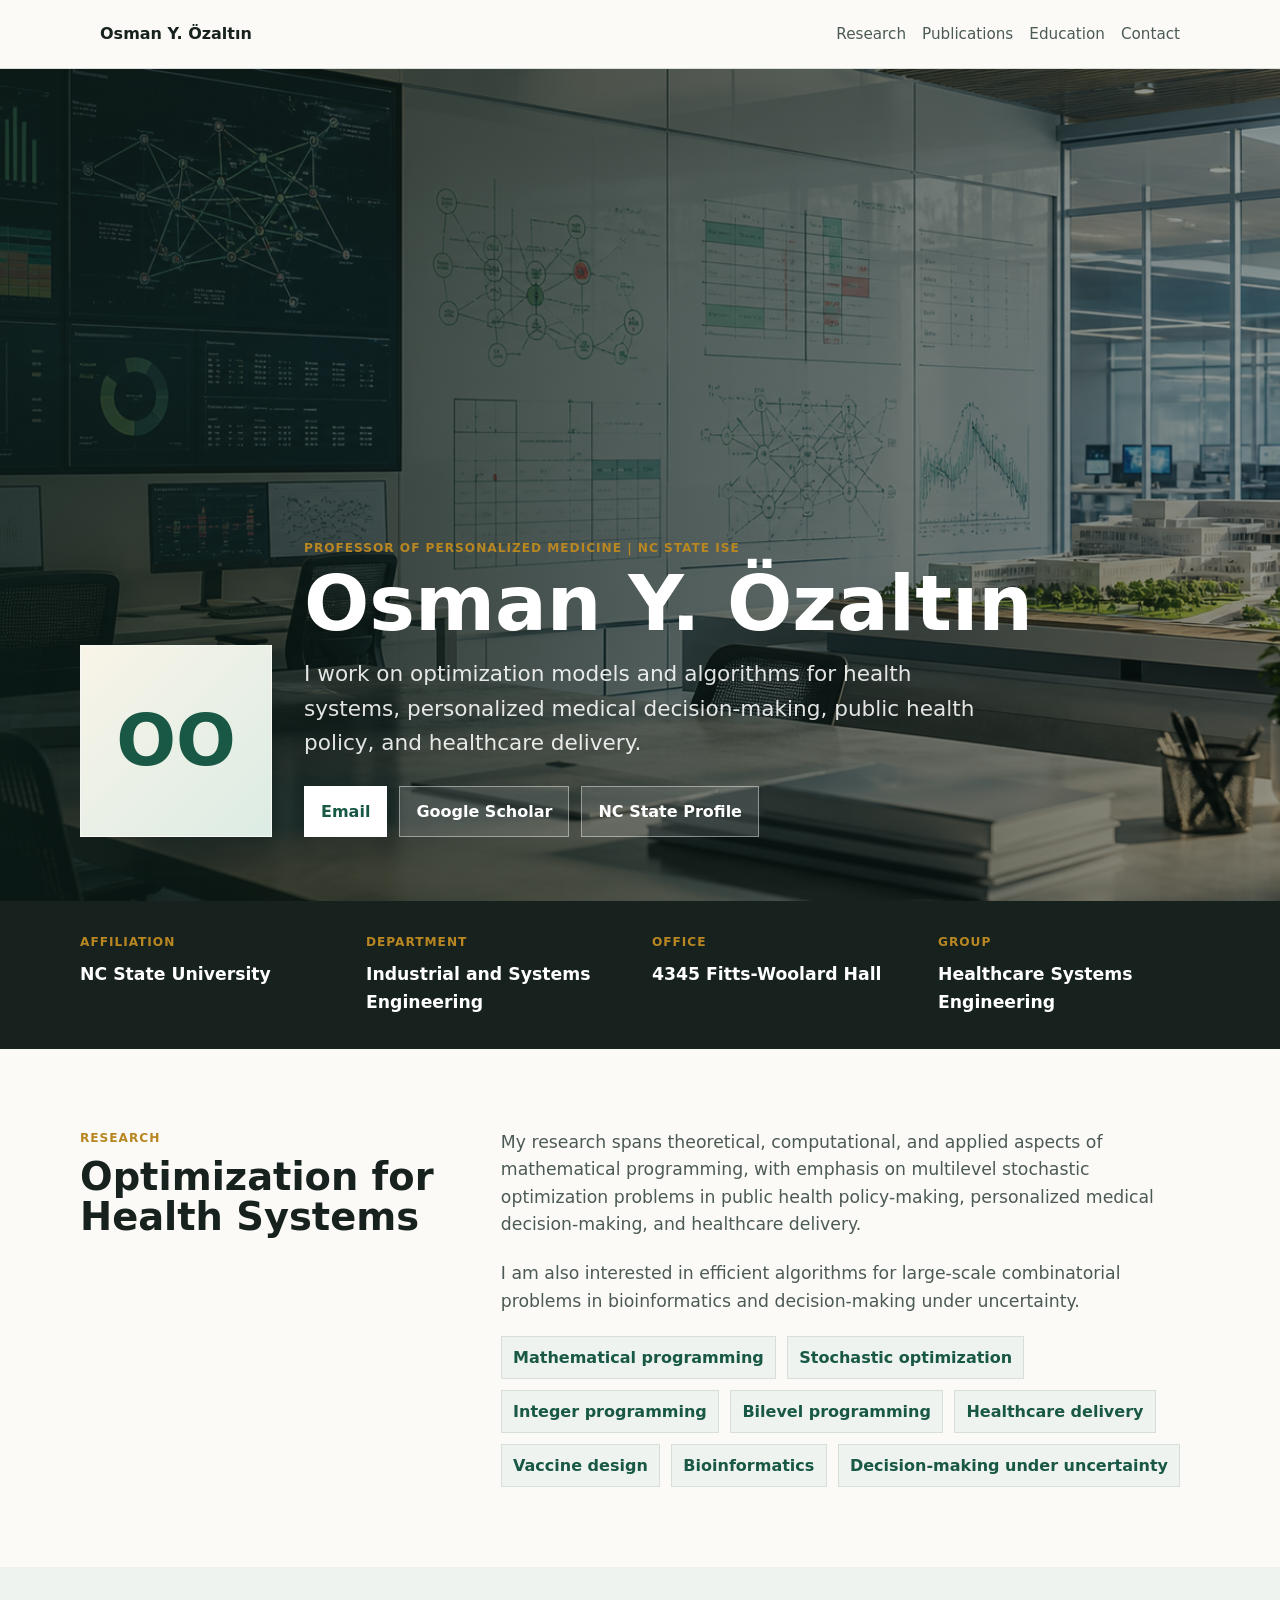
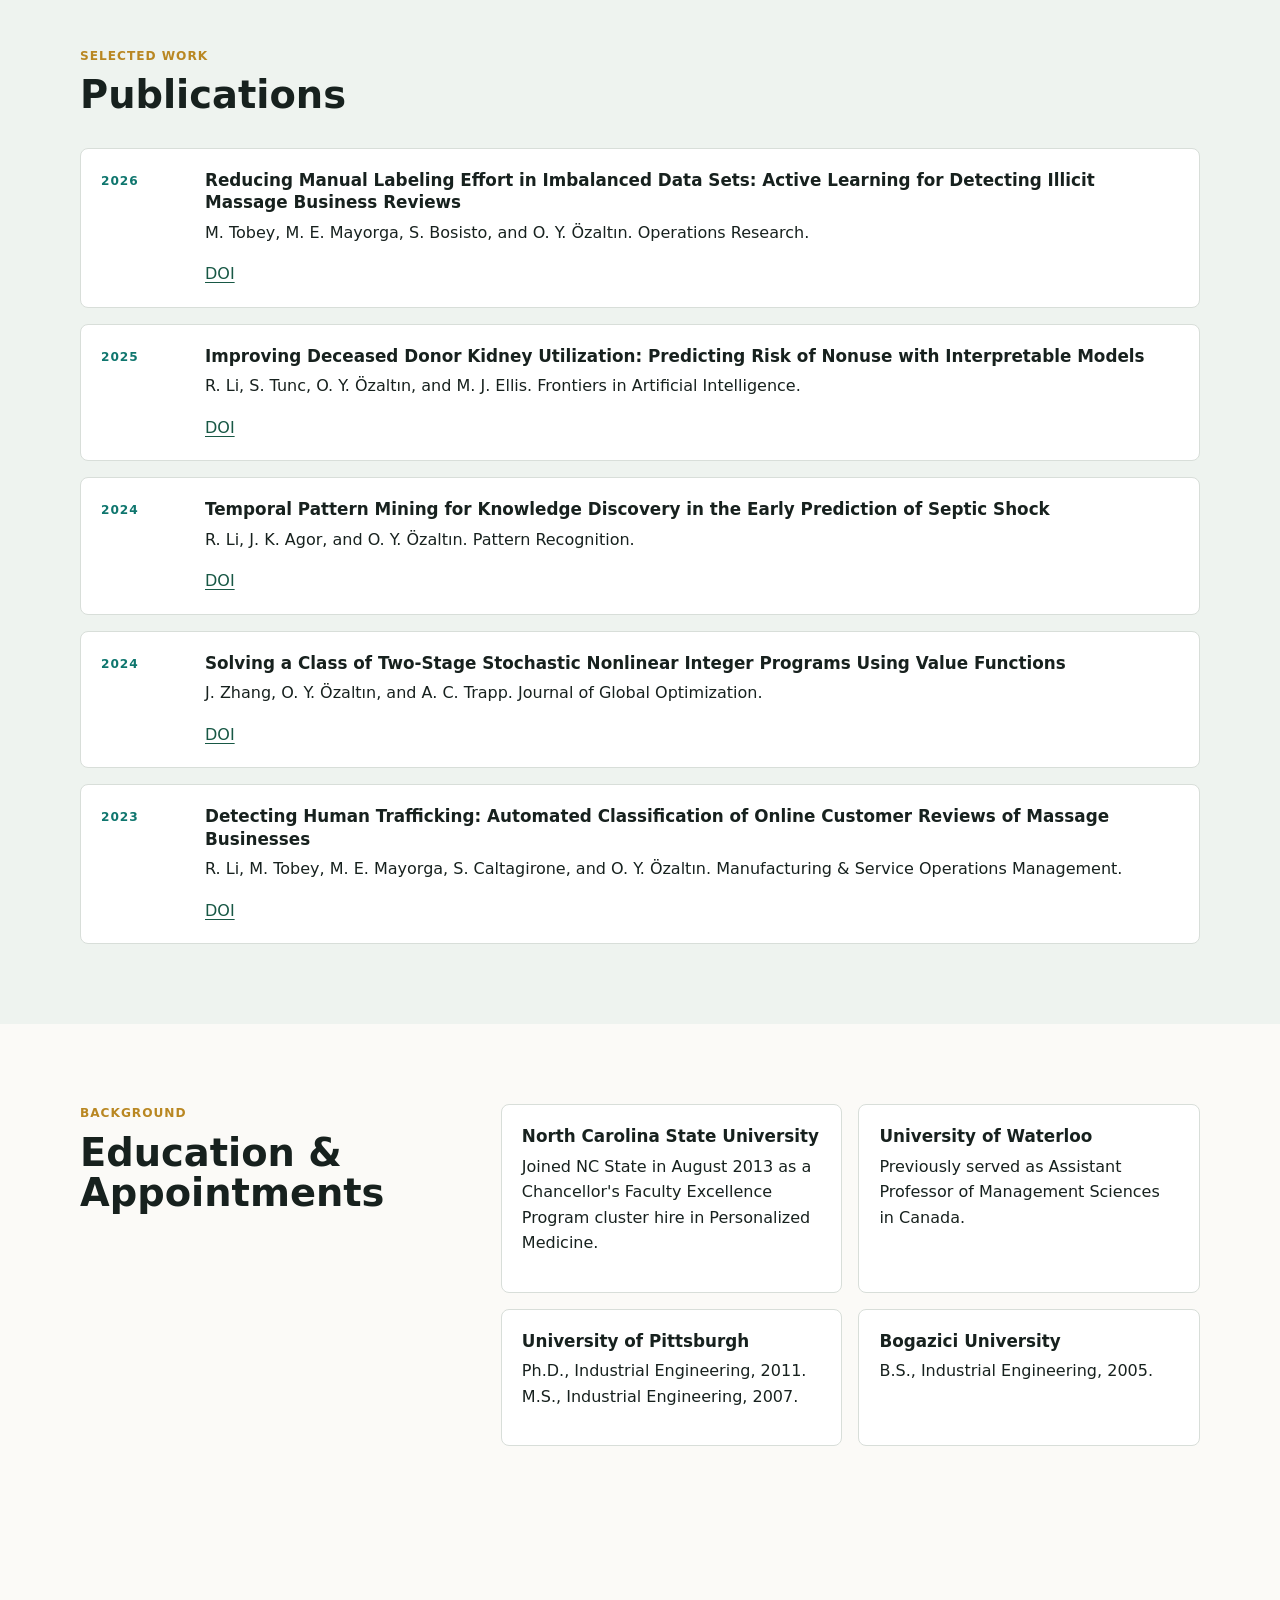
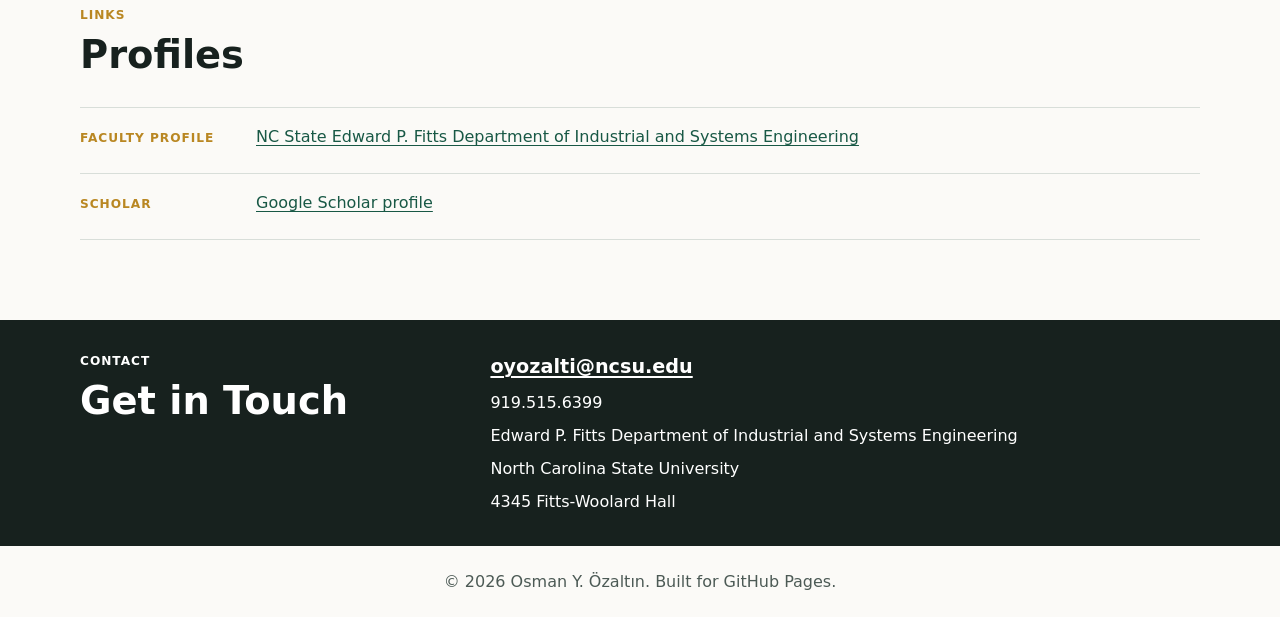
<file: index.html>
<!doctype html>
<html lang="en">
  <head>
    <meta charset="utf-8">
    <meta name="viewport" content="width=device-width, initial-scale=1">
    <title>Osman Y. Özaltın | Faculty Profile</title>
    <meta
      name="description"
      content="Faculty profile for Osman Y. Özaltın, Professor of Personalized Medicine in NC State's Edward P. Fitts Department of Industrial and Systems Engineering."
    >
    <meta property="og:title" content="Osman Y. Özaltın | Faculty Profile">
    <meta
      property="og:description"
      content="Optimization, health systems engineering, personalized medicine, public health policy, and healthcare delivery research."
    >
    <meta property="og:type" content="website">
    <meta property="og:image" content="assets/faculty-profile-hero.png">
    <link rel="stylesheet" href="styles.css">
    <script type="application/ld+json">
      {
        "@context": "https://schema.org",
        "@type": "Person",
        "name": "Osman Y. Özaltın",
        "jobTitle": "Professor of Personalized Medicine",
        "affiliation": {
          "@type": "CollegeOrUniversity",
          "name": "North Carolina State University"
        },
        "department": {
          "@type": "Organization",
          "name": "Edward P. Fitts Department of Industrial and Systems Engineering"
        },
        "email": "mailto:oyozalti@ncsu.edu",
        "telephone": "+1-919-515-6399",
        "sameAs": [
          "https://ise.ncsu.edu/people/oyozalti/",
          "https://scholar.google.com/citations?user=TpHCDewAAAAJ&hl=en"
        ]
      }
    </script>
  </head>
  <body>
    <a class="skip-link" href="#main">Skip to content</a>

    <header class="site-header">
      <nav class="nav" aria-label="Primary navigation">
        <a class="brand" href="#top">Osman Y. Özaltın</a>
        <div class="nav-links">
          <a href="#research">Research</a>
          <a href="#publications">Publications</a>
          <a href="#education">Education</a>
          <a href="#contact">Contact</a>
        </div>
      </nav>
    </header>

    <main id="main">
      <section class="hero" id="top" aria-label="Profile introduction">
        <div class="hero-media" aria-hidden="true"></div>
        <div class="hero-overlay">
          <div class="hero-content">
            <div class="profile-photo" aria-hidden="true">OO</div>
            <div class="intro">
              <p class="eyebrow">Professor of Personalized Medicine | NC State ISE</p>
              <h1>Osman Y. Özaltın</h1>
              <p class="lede">
                I work on optimization models and algorithms for health systems,
                personalized medical decision-making, public health policy, and
                healthcare delivery.
              </p>
              <div class="profile-actions" aria-label="Profile links">
                <a class="button primary" href="mailto:oyozalti@ncsu.edu">Email</a>
                <a
                  class="button"
                  href="https://scholar.google.com/citations?user=TpHCDewAAAAJ&hl=en"
                >
                  Google Scholar
                </a>
                <a class="button" href="https://ise.ncsu.edu/people/oyozalti/">
                  NC State Profile
                </a>
              </div>
            </div>
          </div>
        </div>
      </section>

      <section class="section summary-band" aria-label="Current roles">
        <div class="section-inner stat-grid">
          <div>
            <span class="stat-label">Affiliation</span>
            <strong>NC State University</strong>
          </div>
          <div>
            <span class="stat-label">Department</span>
            <strong>Industrial and Systems Engineering</strong>
          </div>
          <div>
            <span class="stat-label">Office</span>
            <strong>4345 Fitts-Woolard Hall</strong>
          </div>
          <div>
            <span class="stat-label">Group</span>
            <strong>Healthcare Systems Engineering</strong>
          </div>
        </div>
      </section>

      <section class="section" id="research">
        <div class="section-inner split">
          <div>
            <p class="section-kicker">Research</p>
            <h2>Optimization for Health Systems</h2>
          </div>
          <div class="content-stack">
            <p>
              My research spans theoretical, computational, and applied aspects
              of mathematical programming, with emphasis on multilevel stochastic
              optimization problems in public health policy-making, personalized
              medical decision-making, and healthcare delivery.
            </p>
            <p>
              I am also interested in efficient algorithms for large-scale
              combinatorial problems in bioinformatics and decision-making under
              uncertainty.
            </p>
            <div class="tag-list" aria-label="Research interests">
              <span>Mathematical programming</span>
              <span>Stochastic optimization</span>
              <span>Integer programming</span>
              <span>Bilevel programming</span>
              <span>Healthcare delivery</span>
              <span>Vaccine design</span>
              <span>Bioinformatics</span>
              <span>Decision-making under uncertainty</span>
            </div>
          </div>
        </div>
      </section>

      <section class="section muted" id="publications">
        <div class="section-inner">
          <div class="section-heading">
            <p class="section-kicker">Selected Work</p>
            <h2>Publications</h2>
          </div>
          <ol class="publication-list">
            <li>
              <article class="publication-card">
                <p class="pub-year">2026</p>
                <div>
                  <h3>
                    Reducing Manual Labeling Effort in Imbalanced Data Sets:
                    Active Learning for Detecting Illicit Massage Business Reviews
                  </h3>
                  <p>
                    M. Tobey, M. E. Mayorga, S. Bosisto, and O. Y. Özaltın.
                    Operations Research.
                  </p>
                  <a href="https://doi.org/10.1287/opre.2023.0625">DOI</a>
                </div>
              </article>
            </li>
            <li>
              <article class="publication-card">
                <p class="pub-year">2025</p>
                <div>
                  <h3>
                    Improving Deceased Donor Kidney Utilization: Predicting Risk
                    of Nonuse with Interpretable Models
                  </h3>
                  <p>
                    R. Li, S. Tunc, O. Y. Özaltın, and M. J. Ellis.
                    Frontiers in Artificial Intelligence.
                  </p>
                  <a href="https://doi.org/10.3389/frai.2025.1638574">DOI</a>
                </div>
              </article>
            </li>
            <li>
              <article class="publication-card">
                <p class="pub-year">2024</p>
                <div>
                  <h3>
                    Temporal Pattern Mining for Knowledge Discovery in the Early
                    Prediction of Septic Shock
                  </h3>
                  <p>R. Li, J. K. Agor, and O. Y. Özaltın. Pattern Recognition.</p>
                  <a href="https://doi.org/10.1016/j.patcog.2024.110436">DOI</a>
                </div>
              </article>
            </li>
            <li>
              <article class="publication-card">
                <p class="pub-year">2024</p>
                <div>
                  <h3>
                    Solving a Class of Two-Stage Stochastic Nonlinear Integer
                    Programs Using Value Functions
                  </h3>
                  <p>J. Zhang, O. Y. Özaltın, and A. C. Trapp. Journal of Global Optimization.</p>
                  <a href="https://doi.org/10.1007/s10898-024-01433-w">DOI</a>
                </div>
              </article>
            </li>
            <li>
              <article class="publication-card">
                <p class="pub-year">2023</p>
                <div>
                  <h3>
                    Detecting Human Trafficking: Automated Classification of
                    Online Customer Reviews of Massage Businesses
                  </h3>
                  <p>
                    R. Li, M. Tobey, M. E. Mayorga, S. Caltagirone, and
                    O. Y. Özaltın. Manufacturing &amp; Service Operations Management.
                  </p>
                  <a href="https://doi.org/10.1287/msom.2023.1196">DOI</a>
                </div>
              </article>
            </li>
          </ol>
        </div>
      </section>

      <section class="section" id="education">
        <div class="section-inner split">
          <div>
            <p class="section-kicker">Background</p>
            <h2>Education & Appointments</h2>
          </div>
          <div class="course-grid">
            <article class="course-card">
              <h3>North Carolina State University</h3>
              <p>
                Joined NC State in August 2013 as a Chancellor's Faculty
                Excellence Program cluster hire in Personalized Medicine.
              </p>
            </article>
            <article class="course-card">
              <h3>University of Waterloo</h3>
              <p>
                Previously served as Assistant Professor of Management Sciences
                in Canada.
              </p>
            </article>
            <article class="course-card">
              <h3>University of Pittsburgh</h3>
              <p>Ph.D., Industrial Engineering, 2011. M.S., Industrial Engineering, 2007.</p>
            </article>
            <article class="course-card">
              <h3>Bogazici University</h3>
              <p>B.S., Industrial Engineering, 2005.</p>
            </article>
          </div>
        </div>
      </section>

      <section class="section" id="news">
        <div class="section-inner">
          <div class="section-heading">
            <p class="section-kicker">Links</p>
            <h2>Profiles</h2>
          </div>
          <div class="news-list">
            <article class="news-item">
              <span class="news-label">Faculty Profile</span>
              <p>
                <a href="https://ise.ncsu.edu/people/oyozalti/">
                  NC State Edward P. Fitts Department of Industrial and Systems
                  Engineering
                </a>
              </p>
            </article>
            <article class="news-item">
              <span class="news-label">Scholar</span>
              <p>
                <a href="https://scholar.google.com/citations?user=TpHCDewAAAAJ&hl=en">
                  Google Scholar profile
                </a>
              </p>
            </article>
          </div>
        </div>
      </section>

      <section class="section contact-band" id="contact">
        <div class="section-inner contact">
          <div>
            <p class="section-kicker">Contact</p>
            <h2>Get in Touch</h2>
          </div>
          <address>
            <a href="mailto:oyozalti@ncsu.edu">oyozalti@ncsu.edu</a>
            <span>919.515.6399</span>
            <span>Edward P. Fitts Department of Industrial and Systems Engineering</span>
            <span>North Carolina State University</span>
            <span>4345 Fitts-Woolard Hall</span>
          </address>
        </div>
      </section>
    </main>

    <footer class="footer">
      <p>&copy; <span id="year">2026</span> Osman Y. Özaltın. Built for GitHub Pages.</p>
    </footer>

    <script src="script.js"></script>
  </body>
</html>
</file>
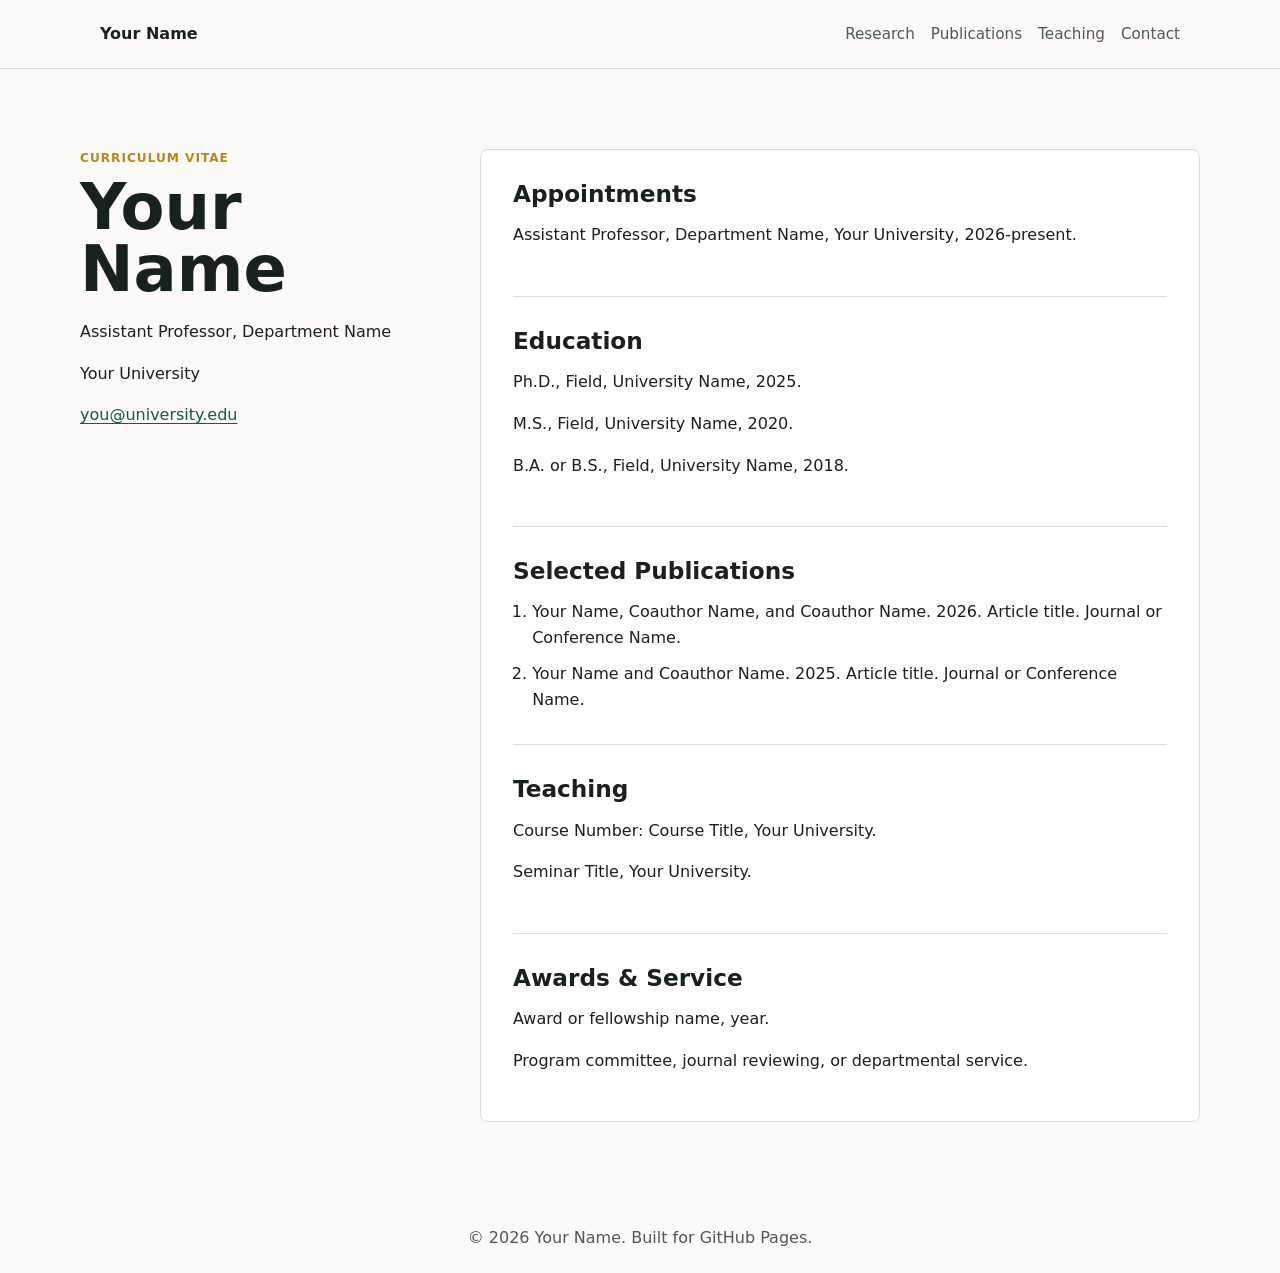
<file: cv.html>
<!doctype html>
<html lang="en">
  <head>
    <meta charset="utf-8">
    <meta name="viewport" content="width=device-width, initial-scale=1">
    <title>CV | Your Name</title>
    <meta name="description" content="Curriculum vitae for Your Name.">
    <link rel="stylesheet" href="styles.css">
  </head>
  <body>
    <a class="skip-link" href="#main">Skip to content</a>

    <header class="site-header">
      <nav class="nav" aria-label="Primary navigation">
        <a class="brand" href="index.html">Your Name</a>
        <div class="nav-links">
          <a href="index.html#research">Research</a>
          <a href="index.html#publications">Publications</a>
          <a href="index.html#teaching">Teaching</a>
          <a href="index.html#contact">Contact</a>
        </div>
      </nav>
    </header>

    <main id="main">
      <section class="section cv-page">
        <div class="section-inner cv-layout">
          <aside class="cv-sidebar">
            <p class="section-kicker">Curriculum Vitae</p>
            <h1>Your Name</h1>
            <p>Assistant Professor, Department Name</p>
            <p>Your University</p>
            <a href="mailto:you@university.edu">you@university.edu</a>
          </aside>

          <div class="cv-content">
            <section>
              <h2>Appointments</h2>
              <p>
                Assistant Professor, Department Name, Your University,
                2026-present.
              </p>
            </section>

            <section>
              <h2>Education</h2>
              <p>Ph.D., Field, University Name, 2025.</p>
              <p>M.S., Field, University Name, 2020.</p>
              <p>B.A. or B.S., Field, University Name, 2018.</p>
            </section>

            <section>
              <h2>Selected Publications</h2>
              <ol class="cv-list">
                <li>
                  Your Name, Coauthor Name, and Coauthor Name. 2026. Article
                  title. Journal or Conference Name.
                </li>
                <li>
                  Your Name and Coauthor Name. 2025. Article title. Journal or
                  Conference Name.
                </li>
              </ol>
            </section>

            <section>
              <h2>Teaching</h2>
              <p>Course Number: Course Title, Your University.</p>
              <p>Seminar Title, Your University.</p>
            </section>

            <section>
              <h2>Awards & Service</h2>
              <p>Award or fellowship name, year.</p>
              <p>Program committee, journal reviewing, or departmental service.</p>
            </section>
          </div>
        </div>
      </section>
    </main>

    <footer class="footer">
      <p>&copy; <span id="year">2026</span> Your Name. Built for GitHub Pages.</p>
    </footer>

    <script src="script.js"></script>
  </body>
</html>
</file>
<file: styles.css>
:root {
  --ink: #17211e;
  --ink-soft: #4c5a55;
  --paper: #fbfaf7;
  --surface: #ffffff;
  --line: #d8ded9;
  --mist: #eef3ef;
  --forest: #185845;
  --teal: #0f766e;
  --gold: #b98722;
  --clay: #9a4f34;
  --shadow: 0 18px 48px rgba(20, 32, 29, 0.16);
  color-scheme: light;
  font-family:
    Inter, ui-sans-serif, system-ui, -apple-system, BlinkMacSystemFont, "Segoe UI",
    sans-serif;
}

* {
  box-sizing: border-box;
}

html {
  scroll-behavior: smooth;
}

body {
  margin: 0;
  background: var(--paper);
  color: var(--ink);
  line-height: 1.6;
}

a {
  color: var(--forest);
  text-decoration-thickness: 0.08em;
  text-underline-offset: 0.18em;
}

a:hover {
  color: var(--clay);
}

.skip-link {
  background: var(--ink);
  color: #fff;
  left: 1rem;
  padding: 0.6rem 0.8rem;
  position: fixed;
  top: -4rem;
  z-index: 10;
}

.skip-link:focus {
  top: 1rem;
}

.site-header {
  background: rgba(251, 250, 247, 0.94);
  border-bottom: 1px solid var(--line);
  position: sticky;
  top: 0;
  z-index: 5;
}

.nav {
  align-items: center;
  display: flex;
  gap: 1.5rem;
  justify-content: space-between;
  margin: 0 auto;
  max-width: 1120px;
  min-height: 4.25rem;
  padding: 0 1.25rem;
}

.brand {
  color: var(--ink);
  font-weight: 760;
  text-decoration: none;
}

.nav-links {
  display: flex;
  flex-wrap: wrap;
  gap: 0.35rem 1rem;
  justify-content: flex-end;
}

.nav-links a {
  color: var(--ink-soft);
  font-size: 0.95rem;
  text-decoration: none;
}

.nav-links a:hover {
  color: var(--forest);
}

.hero {
  min-height: calc(100vh - 4.25rem);
  position: relative;
}

.hero-media {
  background:
    linear-gradient(90deg, rgba(12, 28, 24, 0.84), rgba(12, 28, 24, 0.42)),
    url("assets/faculty-profile-hero.png") center / cover;
  inset: 0;
  position: absolute;
}

.hero-overlay {
  align-items: end;
  display: flex;
  min-height: calc(100vh - 4.25rem);
  padding: 5rem 1.25rem 4rem;
  position: relative;
}

.hero-content {
  align-items: end;
  display: grid;
  gap: 2rem;
  grid-template-columns: minmax(8rem, 12rem) minmax(0, 48rem);
  margin: 0 auto;
  max-width: 1120px;
  width: 100%;
}

.profile-photo {
  align-items: center;
  aspect-ratio: 1;
  background: linear-gradient(135deg, #f9f4e8, #dcece4);
  border: 1px solid rgba(255, 255, 255, 0.58);
  box-shadow: var(--shadow);
  color: var(--forest);
  display: flex;
  font-size: clamp(2rem, 8vw, 4.4rem);
  font-weight: 760;
  justify-content: center;
  max-width: 12rem;
  width: 100%;
}

.intro {
  color: #fff;
  max-width: 48rem;
}

.eyebrow,
.section-kicker,
.stat-label,
.pub-year,
.news-item time,
.news-label {
  color: var(--gold);
  display: block;
  font-size: 0.76rem;
  font-weight: 800;
  letter-spacing: 0.08em;
  margin: 0 0 0.55rem;
  text-transform: uppercase;
}

h1,
h2,
h3,
p {
  margin-top: 0;
}

h1 {
  font-size: clamp(3rem, 6vw, 5.8rem);
  letter-spacing: 0;
  line-height: 0.96;
  margin-bottom: 1rem;
}

h2 {
  font-size: clamp(2rem, 3vw, 3rem);
  line-height: 1.05;
  margin-bottom: 1rem;
}

h3 {
  font-size: 1.05rem;
  line-height: 1.35;
  margin-bottom: 0.35rem;
}

.lede {
  color: rgba(255, 255, 255, 0.88);
  font-size: clamp(1.05rem, 2vw, 1.35rem);
  max-width: 44rem;
}

.profile-actions {
  display: flex;
  flex-wrap: wrap;
  gap: 0.75rem;
  margin-top: 1.6rem;
}

.button {
  align-items: center;
  background: rgba(255, 255, 255, 0.13);
  border: 1px solid rgba(255, 255, 255, 0.42);
  color: #fff;
  display: inline-flex;
  font-weight: 760;
  min-height: 2.8rem;
  padding: 0.72rem 1rem;
  text-decoration: none;
}

.button:hover {
  background: #fff;
  color: var(--forest);
}

.button.primary {
  background: #fff;
  color: var(--forest);
}

.button.primary:hover {
  background: #f1efe8;
}

.section {
  padding: 5rem 1.25rem;
}

.section-inner {
  margin: 0 auto;
  max-width: 1120px;
}

.summary-band,
.contact-band {
  background: var(--ink);
  color: #fff;
  padding: 2rem 1.25rem;
}

.stat-grid {
  display: grid;
  gap: 1.5rem;
  grid-template-columns: repeat(4, minmax(0, 1fr));
}

.stat-grid strong {
  display: block;
  font-size: 1.08rem;
}

.split {
  display: grid;
  gap: 3rem;
  grid-template-columns: minmax(12rem, 0.8fr) minmax(0, 1.5fr);
}

.content-stack {
  display: grid;
  gap: 1.3rem;
}

.content-stack p {
  color: var(--ink-soft);
  font-size: 1.08rem;
  margin-bottom: 0;
}

.tag-list {
  display: flex;
  flex-wrap: wrap;
  gap: 0.7rem;
}

.tag-list span {
  background: var(--mist);
  border: 1px solid var(--line);
  color: var(--forest);
  font-weight: 720;
  padding: 0.48rem 0.7rem;
}

.muted {
  background: var(--mist);
}

.section-heading {
  margin-bottom: 2rem;
  max-width: 42rem;
}

.publication-list {
  display: grid;
  gap: 1rem;
  list-style: none;
  margin: 0;
  padding: 0;
}

.publication-card,
.course-card {
  background: var(--surface);
  border: 1px solid var(--line);
  border-radius: 8px;
}

.publication-card {
  display: grid;
  gap: 1rem;
  grid-template-columns: 5.5rem 1fr;
  padding: 1.25rem;
}

.publication-card p:last-child {
  margin-bottom: 0;
}

.pub-year {
  color: var(--teal);
  margin-top: 0.2rem;
}

.course-grid {
  display: grid;
  gap: 1rem;
  grid-template-columns: repeat(2, minmax(0, 1fr));
}

.course-card {
  padding: 1.25rem;
}

.simple-list {
  margin: 0;
  padding-left: 1.2rem;
}

.simple-list li + li {
  margin-top: 0.45rem;
}

.news-list {
  border-top: 1px solid var(--line);
}

.news-item {
  align-items: baseline;
  border-bottom: 1px solid var(--line);
  display: grid;
  gap: 1rem;
  grid-template-columns: 10rem 1fr;
  padding: 1rem 0;
}

.news-item p {
  margin-bottom: 0;
}

.contact {
  align-items: start;
  display: grid;
  gap: 2rem;
  grid-template-columns: minmax(12rem, 0.8fr) minmax(0, 1.5fr);
}

.contact h2,
.contact .section-kicker {
  color: #fff;
}

address {
  display: grid;
  font-style: normal;
  gap: 0.45rem;
}

address a {
  color: #fff;
  font-size: 1.2rem;
  font-weight: 760;
}

.footer {
  color: var(--ink-soft);
  padding: 1.4rem 1.25rem;
  text-align: center;
}

.footer p {
  margin-bottom: 0;
}

.cv-page {
  background: var(--paper);
}

.cv-layout {
  align-items: start;
  display: grid;
  gap: 4rem;
  grid-template-columns: minmax(14rem, 0.7fr) minmax(0, 1.5fr);
}

.cv-sidebar {
  position: sticky;
  top: 6rem;
}

.cv-sidebar h1 {
  color: var(--ink);
  font-size: clamp(2.5rem, 5vw, 4.5rem);
  margin-bottom: 1.2rem;
}

.cv-content {
  background: var(--surface);
  border: 1px solid var(--line);
  border-radius: 8px;
  display: grid;
  gap: 2rem;
  padding: 2rem;
}

.cv-content section + section {
  border-top: 1px solid var(--line);
  padding-top: 2rem;
}

.cv-content h2 {
  font-size: 1.45rem;
}

.cv-list {
  margin: 0;
  padding-left: 1.2rem;
}

.cv-list li + li {
  margin-top: 0.65rem;
}

@media (max-width: 780px) {
  .nav {
    align-items: flex-start;
    flex-direction: column;
    gap: 0.5rem;
    padding-bottom: 0.85rem;
    padding-top: 0.85rem;
  }

  .hero,
  .hero-overlay {
    min-height: auto;
  }

  .hero-overlay {
    padding-top: 4rem;
  }

  .hero-content,
  .split,
  .contact,
  .cv-layout {
    grid-template-columns: 1fr;
  }

  .cv-sidebar {
    position: static;
  }

  .profile-photo {
    max-width: 8rem;
  }

  .stat-grid,
  .course-grid {
    grid-template-columns: repeat(2, minmax(0, 1fr));
  }
}

@media (max-width: 560px) {
  .nav-links {
    justify-content: flex-start;
  }

  h1 {
    font-size: 3rem;
  }

  .section {
    padding: 3.5rem 1rem;
  }

  .summary-band,
  .contact-band {
    padding: 2rem 1rem;
  }

  .stat-grid,
  .publication-card,
  .news-item {
    grid-template-columns: 1fr;
  }

  .profile-actions {
    align-items: stretch;
    flex-direction: column;
  }

  .button {
    justify-content: center;
  }

  .cv-content {
    padding: 1.25rem;
  }
}
</file>
